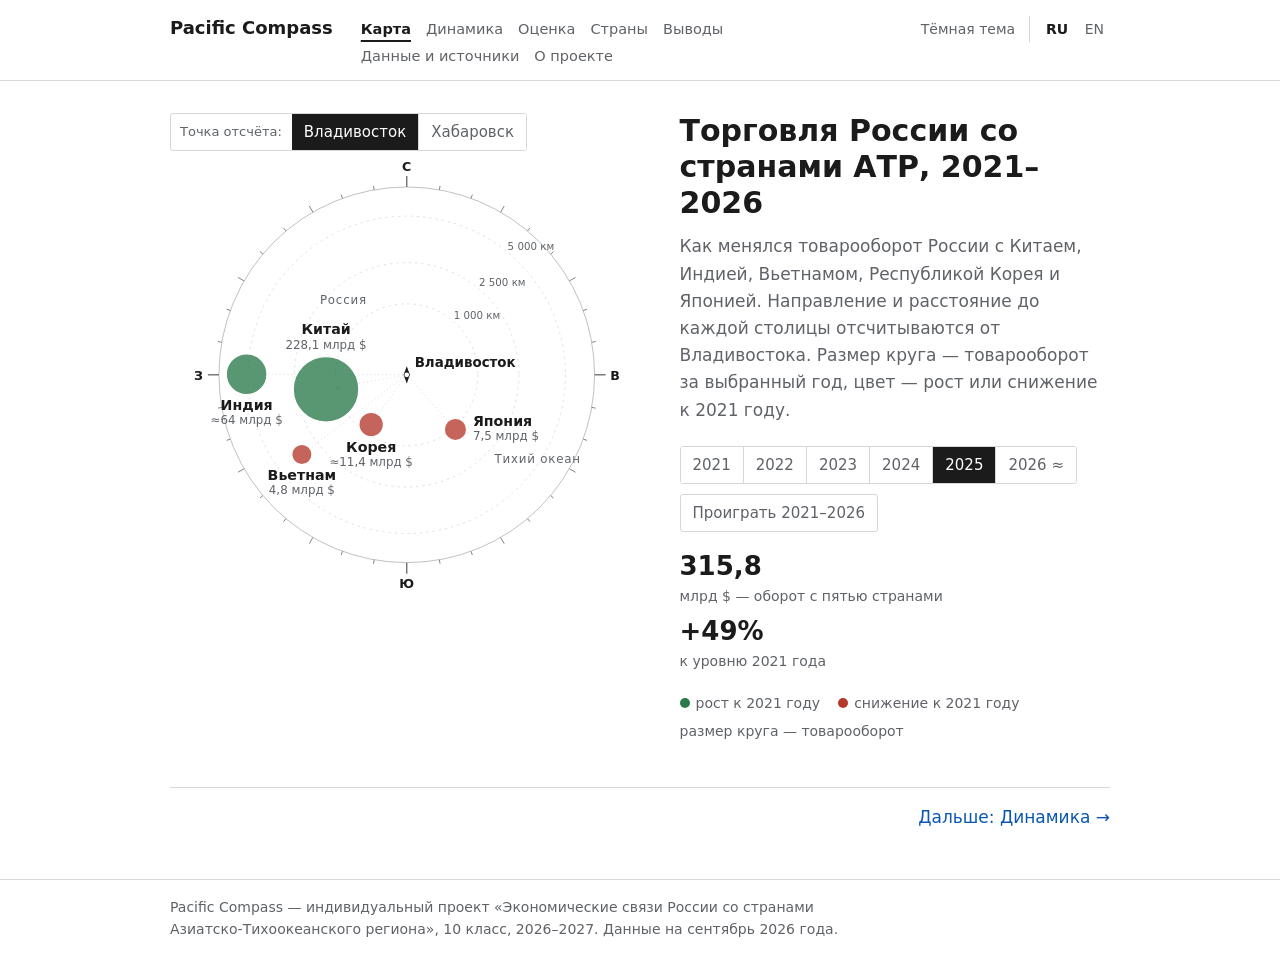
<file: index.html>
<!DOCTYPE html>
<html lang="ru">
<head>
<meta charset="utf-8">
<meta name="viewport" content="width=device-width, initial-scale=1">
<title>Карта — Pacific Compass</title>
<meta name="description" content="Как менялась торговля России с Китаем, Индией, Вьетнамом, Кореей и Японией в 2021–2026 годах: карта, график, оценка партнёров и источники данных.">
<meta property="og:type" content="website">
<meta property="og:title" content="Pacific Compass — торговля России со странами АТР">
<meta property="og:description" content="Как менялась торговля России с Китаем, Индией, Вьетнамом, Кореей и Японией в 2021–2026 годах: карта, график, оценка партнёров и источники данных.">
<link rel="icon" href="data:image/svg+xml,%3Csvg xmlns='http://www.w3.org/2000/svg' viewBox='0 0 32 32'%3E%3Ccircle cx='16' cy='16' r='14' fill='none' stroke='%231b1b1b' stroke-width='2'/%3E%3Cpath d='M16 5l3 11-3 11-3-11z' fill='%231b1b1b'/%3E%3C/svg%3E">
<link rel="stylesheet" href="style.css">
<script>try{if(localStorage.getItem("pc-theme")==="dark")document.documentElement.setAttribute("data-theme","dark")}catch(e){}</script>
</head>
<body data-page="index">
<header class="site">
  <div class="wrap">
    <a class="brand" href="index.html">Pacific Compass</a>
    <nav class="nav" aria-label="Разделы">
      <a href="index.html" data-p="index" data-i="navMap"></a>
      <a href="dynamics.html" data-p="dynamics" data-i="navDyn"></a>
      <a href="score.html" data-p="score" data-i="navScore"></a>
      <a href="countries.html" data-p="countries" data-i="navCountries"></a>
      <a href="findings.html" data-p="findings" data-i="navFind"></a>
      <a href="data.html" data-p="data" data-i="navMethod"></a>
      <a href="about.html" data-p="about" data-i="navAbout"></a>
    </nav>
    <div class="lang" role="group" aria-label="Language"><button type="button" class="theme" id="themeBtn"></button><button type="button" data-lang="ru" aria-pressed="true">RU</button> <button type="button" data-lang="en" aria-pressed="false">EN</button></div>
  </div>
</header>
<main class="wrap">
<div class="hero">
  <div class="map">
    <div class="seg" id="portSeg" role="group"></div>
    <svg id="compass" viewBox="0 0 600 560" role="img"></svg>
  </div>
  <div class="side">
    <h1 data-i="heroTitle"></h1>
    <p class="lede" id="heroLede" data-i="heroLede"></p>
    <div class="years">
      <div class="seg" id="yearSeg" role="group"></div>
      <button type="button" class="play" id="playBtn"></button>
    </div>
    <div class="readout">
      <div><b id="roTotal"></b><span data-i="roTotal"></span></div>
      <div><b id="roGrow"></b><span data-i="roGrow"></span></div>
    </div>
    <div class="legend">
      <span><i style="background:var(--up)"></i><span data-i="legUp"></span></span>
      <span><i style="background:var(--down)"></i><span data-i="legDown"></span></span>
      <span data-i="legSize"></span>
    </div>
  </div>
</div>
</main>
<footer class="site"><div class="wrap"><p data-i="footer"></p></div></footer>
<script src="app.js"></script>
</body>
</html>
</file>
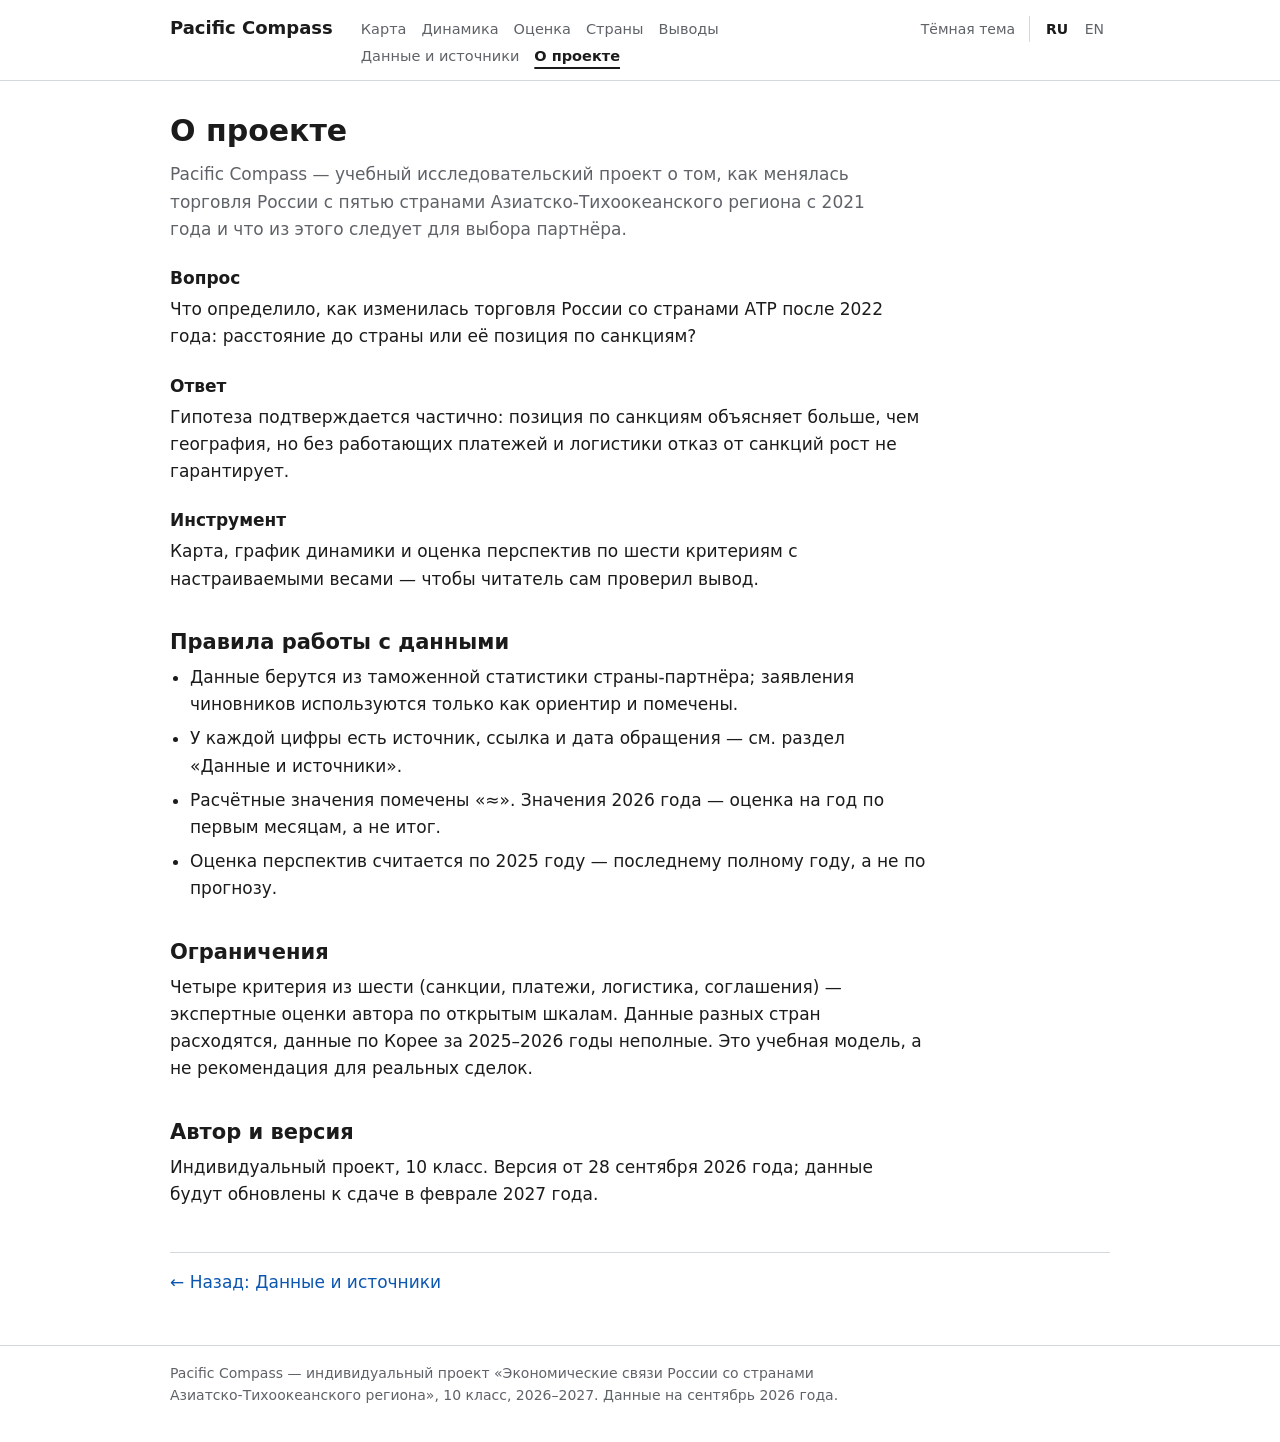
<file: about.html>
<!DOCTYPE html>
<html lang="ru">
<head>
<meta charset="utf-8">
<meta name="viewport" content="width=device-width, initial-scale=1">
<title>О проекте — Pacific Compass</title>
<meta name="description" content="Как менялась торговля России с Китаем, Индией, Вьетнамом, Кореей и Японией в 2021–2026 годах: карта, график, оценка партнёров и источники данных.">
<meta property="og:type" content="website">
<meta property="og:title" content="Pacific Compass — торговля России со странами АТР">
<meta property="og:description" content="Как менялась торговля России с Китаем, Индией, Вьетнамом, Кореей и Японией в 2021–2026 годах: карта, график, оценка партнёров и источники данных.">
<link rel="icon" href="data:image/svg+xml,%3Csvg xmlns='http://www.w3.org/2000/svg' viewBox='0 0 32 32'%3E%3Ccircle cx='16' cy='16' r='14' fill='none' stroke='%231b1b1b' stroke-width='2'/%3E%3Cpath d='M16 5l3 11-3 11-3-11z' fill='%231b1b1b'/%3E%3C/svg%3E">
<link rel="stylesheet" href="style.css">
<script>try{if(localStorage.getItem("pc-theme")==="dark")document.documentElement.setAttribute("data-theme","dark")}catch(e){}</script>
</head>
<body data-page="about">
<header class="site">
  <div class="wrap">
    <a class="brand" href="index.html">Pacific Compass</a>
    <nav class="nav" aria-label="Разделы">
      <a href="index.html" data-p="index" data-i="navMap"></a>
      <a href="dynamics.html" data-p="dynamics" data-i="navDyn"></a>
      <a href="score.html" data-p="score" data-i="navScore"></a>
      <a href="countries.html" data-p="countries" data-i="navCountries"></a>
      <a href="findings.html" data-p="findings" data-i="navFind"></a>
      <a href="data.html" data-p="data" data-i="navMethod"></a>
      <a href="about.html" data-p="about" data-i="navAbout"></a>
    </nav>
    <div class="lang" role="group" aria-label="Language"><button type="button" class="theme" id="themeBtn"></button><button type="button" data-lang="ru" aria-pressed="true">RU</button> <button type="button" data-lang="en" aria-pressed="false">EN</button></div>
  </div>
</header>
<main class="wrap">
<h1 data-i="aboutTitle"></h1>
<p class="lede" data-i="aboutLede"></p>
<h3 data-i="ab1h"></h3><p data-i="ab1p"></p>
<h3 data-i="ab2h"></h3><p data-i="ab2p"></p>
<h3 data-i="ab3h"></h3><p data-i="ab3p"></p>
<h2 data-i="abRulesH"></h2>
<ul class="about-list" id="aboutRules"></ul>
<h2 data-i="abLimH"></h2>
<p data-i="abLimP"></p>
<h2 data-i="abWhoH"></h2>
<p data-i="abWhoP"></p>
</main>
<footer class="site"><div class="wrap"><p data-i="footer"></p></div></footer>
<script src="app.js"></script>
</body>
</html>
</file>
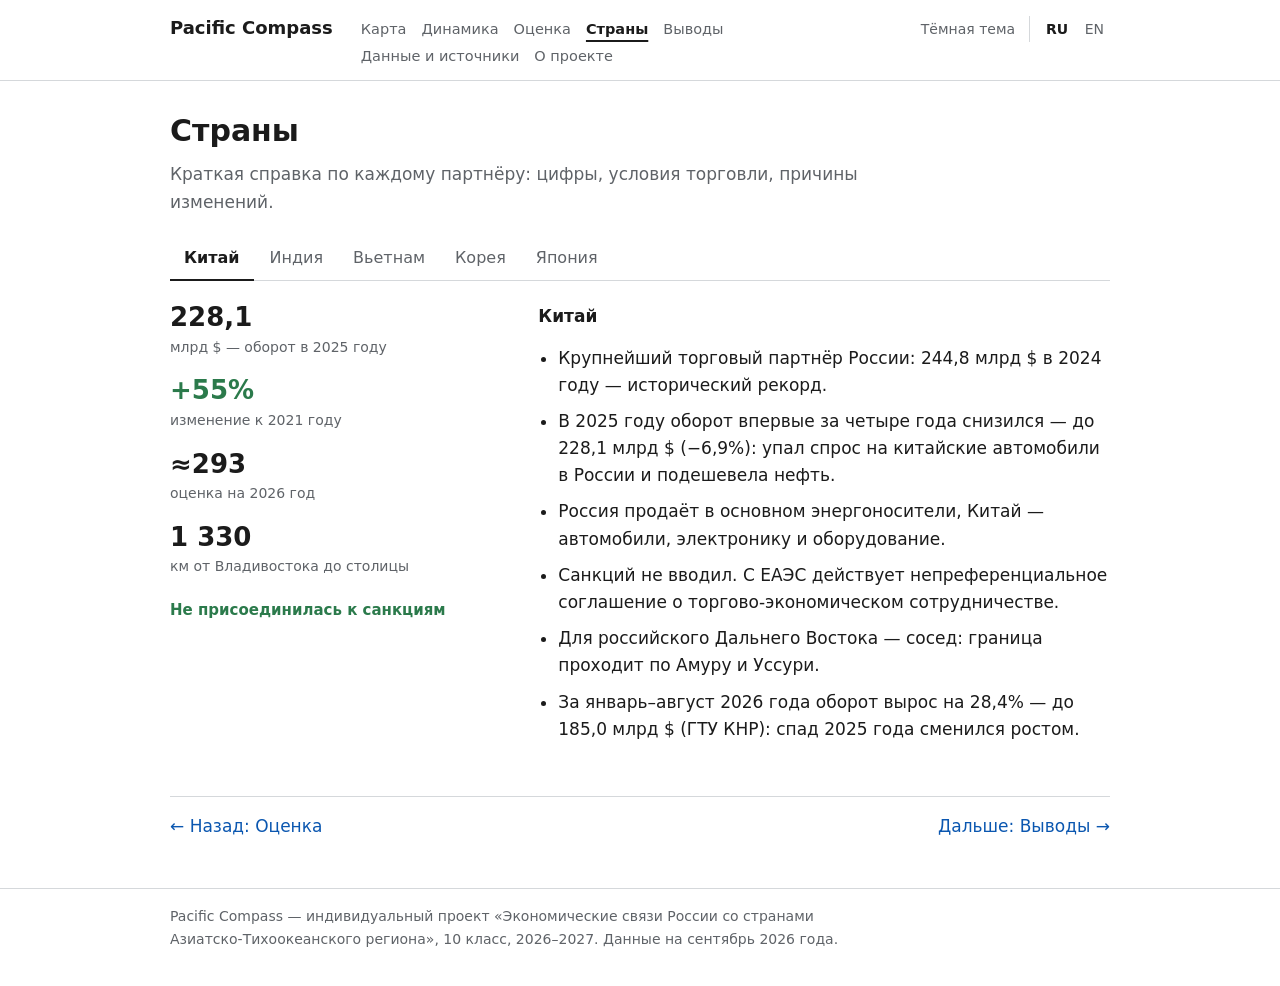
<file: countries.html>
<!DOCTYPE html>
<html lang="ru">
<head>
<meta charset="utf-8">
<meta name="viewport" content="width=device-width, initial-scale=1">
<title>Страны — Pacific Compass</title>
<meta name="description" content="Как менялась торговля России с Китаем, Индией, Вьетнамом, Кореей и Японией в 2021–2026 годах: карта, график, оценка партнёров и источники данных.">
<meta property="og:type" content="website">
<meta property="og:title" content="Pacific Compass — торговля России со странами АТР">
<meta property="og:description" content="Как менялась торговля России с Китаем, Индией, Вьетнамом, Кореей и Японией в 2021–2026 годах: карта, график, оценка партнёров и источники данных.">
<link rel="icon" href="data:image/svg+xml,%3Csvg xmlns='http://www.w3.org/2000/svg' viewBox='0 0 32 32'%3E%3Ccircle cx='16' cy='16' r='14' fill='none' stroke='%231b1b1b' stroke-width='2'/%3E%3Cpath d='M16 5l3 11-3 11-3-11z' fill='%231b1b1b'/%3E%3C/svg%3E">
<link rel="stylesheet" href="style.css">
<script>try{if(localStorage.getItem("pc-theme")==="dark")document.documentElement.setAttribute("data-theme","dark")}catch(e){}</script>
</head>
<body data-page="countries">
<header class="site">
  <div class="wrap">
    <a class="brand" href="index.html">Pacific Compass</a>
    <nav class="nav" aria-label="Разделы">
      <a href="index.html" data-p="index" data-i="navMap"></a>
      <a href="dynamics.html" data-p="dynamics" data-i="navDyn"></a>
      <a href="score.html" data-p="score" data-i="navScore"></a>
      <a href="countries.html" data-p="countries" data-i="navCountries"></a>
      <a href="findings.html" data-p="findings" data-i="navFind"></a>
      <a href="data.html" data-p="data" data-i="navMethod"></a>
      <a href="about.html" data-p="about" data-i="navAbout"></a>
    </nav>
    <div class="lang" role="group" aria-label="Language"><button type="button" class="theme" id="themeBtn"></button><button type="button" data-lang="ru" aria-pressed="true">RU</button> <button type="button" data-lang="en" aria-pressed="false">EN</button></div>
  </div>
</header>
<main class="wrap">
<h1 data-i="cTitle"></h1>
<p class="lede" data-i="cLede"></p>
<div class="tabs" role="tablist" id="tabs"></div>
<div class="panel" role="tabpanel" id="panel"></div>
</main>
<footer class="site"><div class="wrap"><p data-i="footer"></p></div></footer>
<script src="app.js"></script>
</body>
</html>
</file>
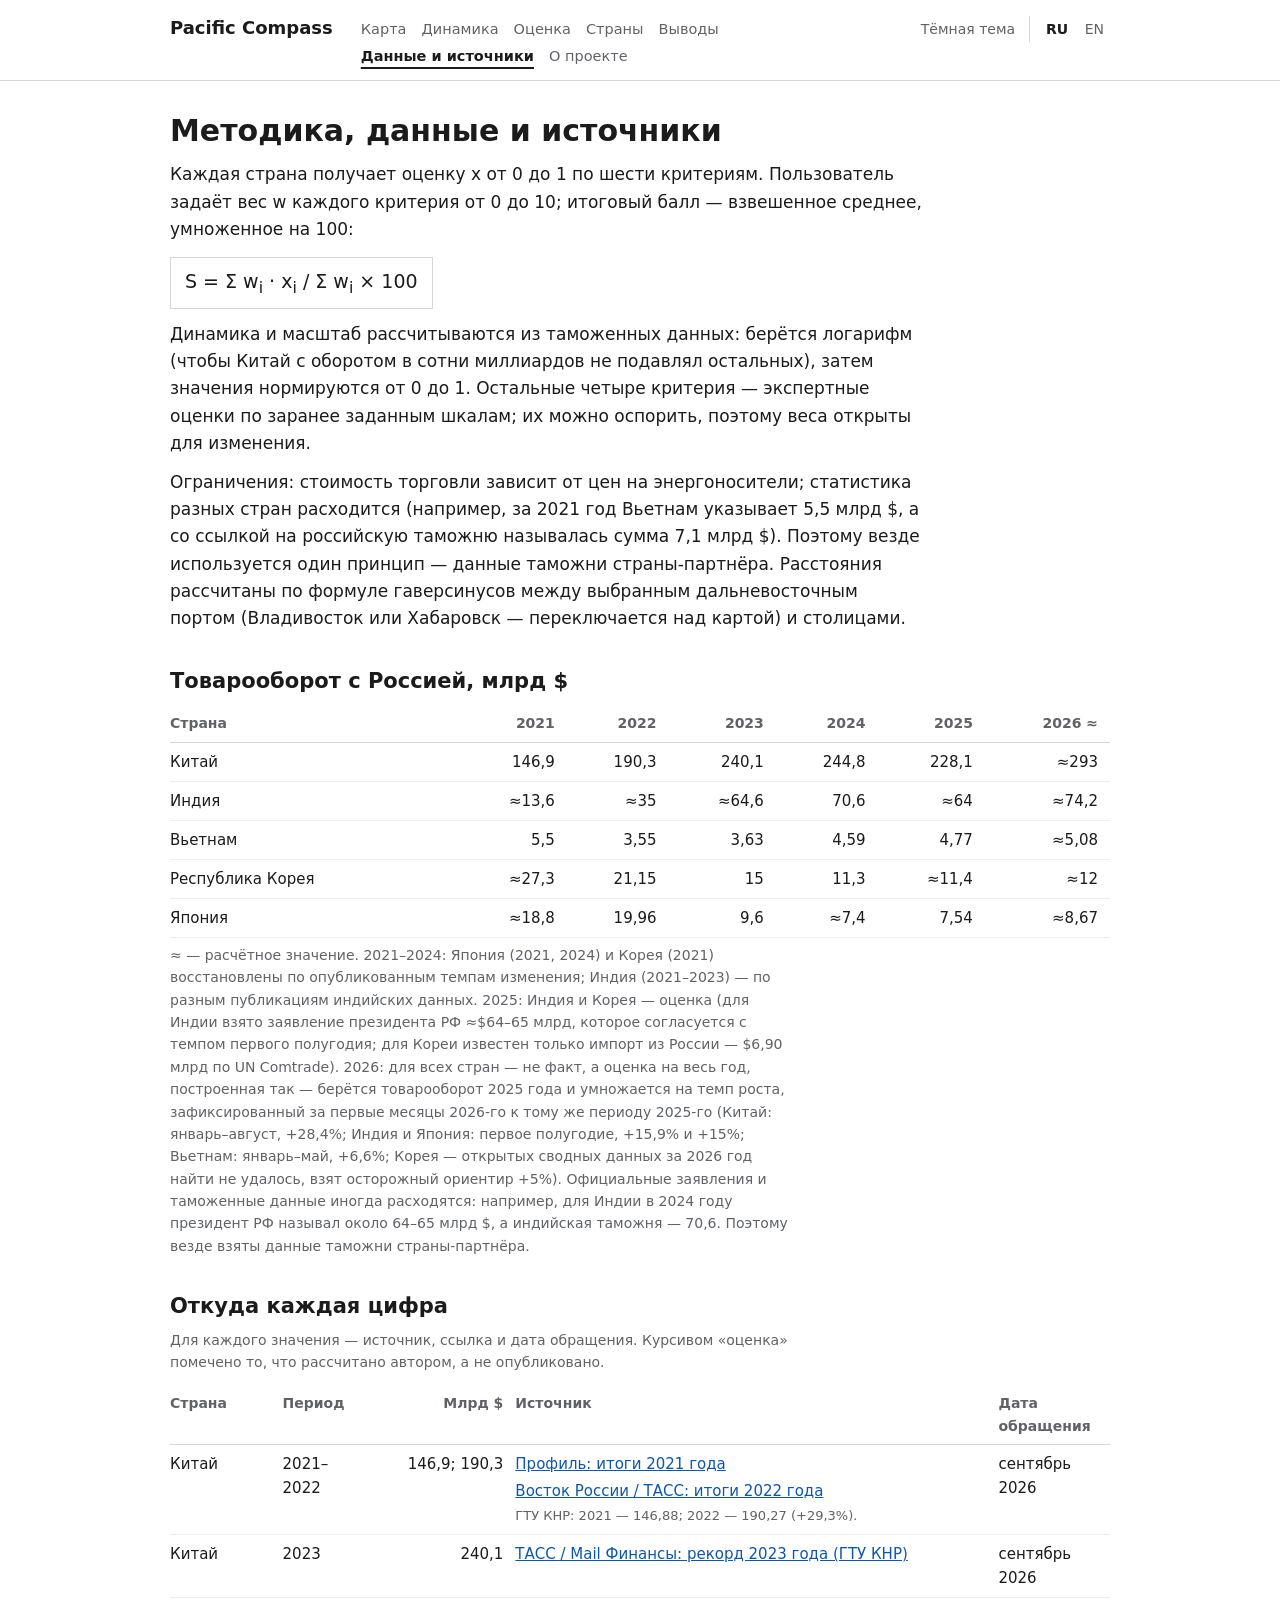
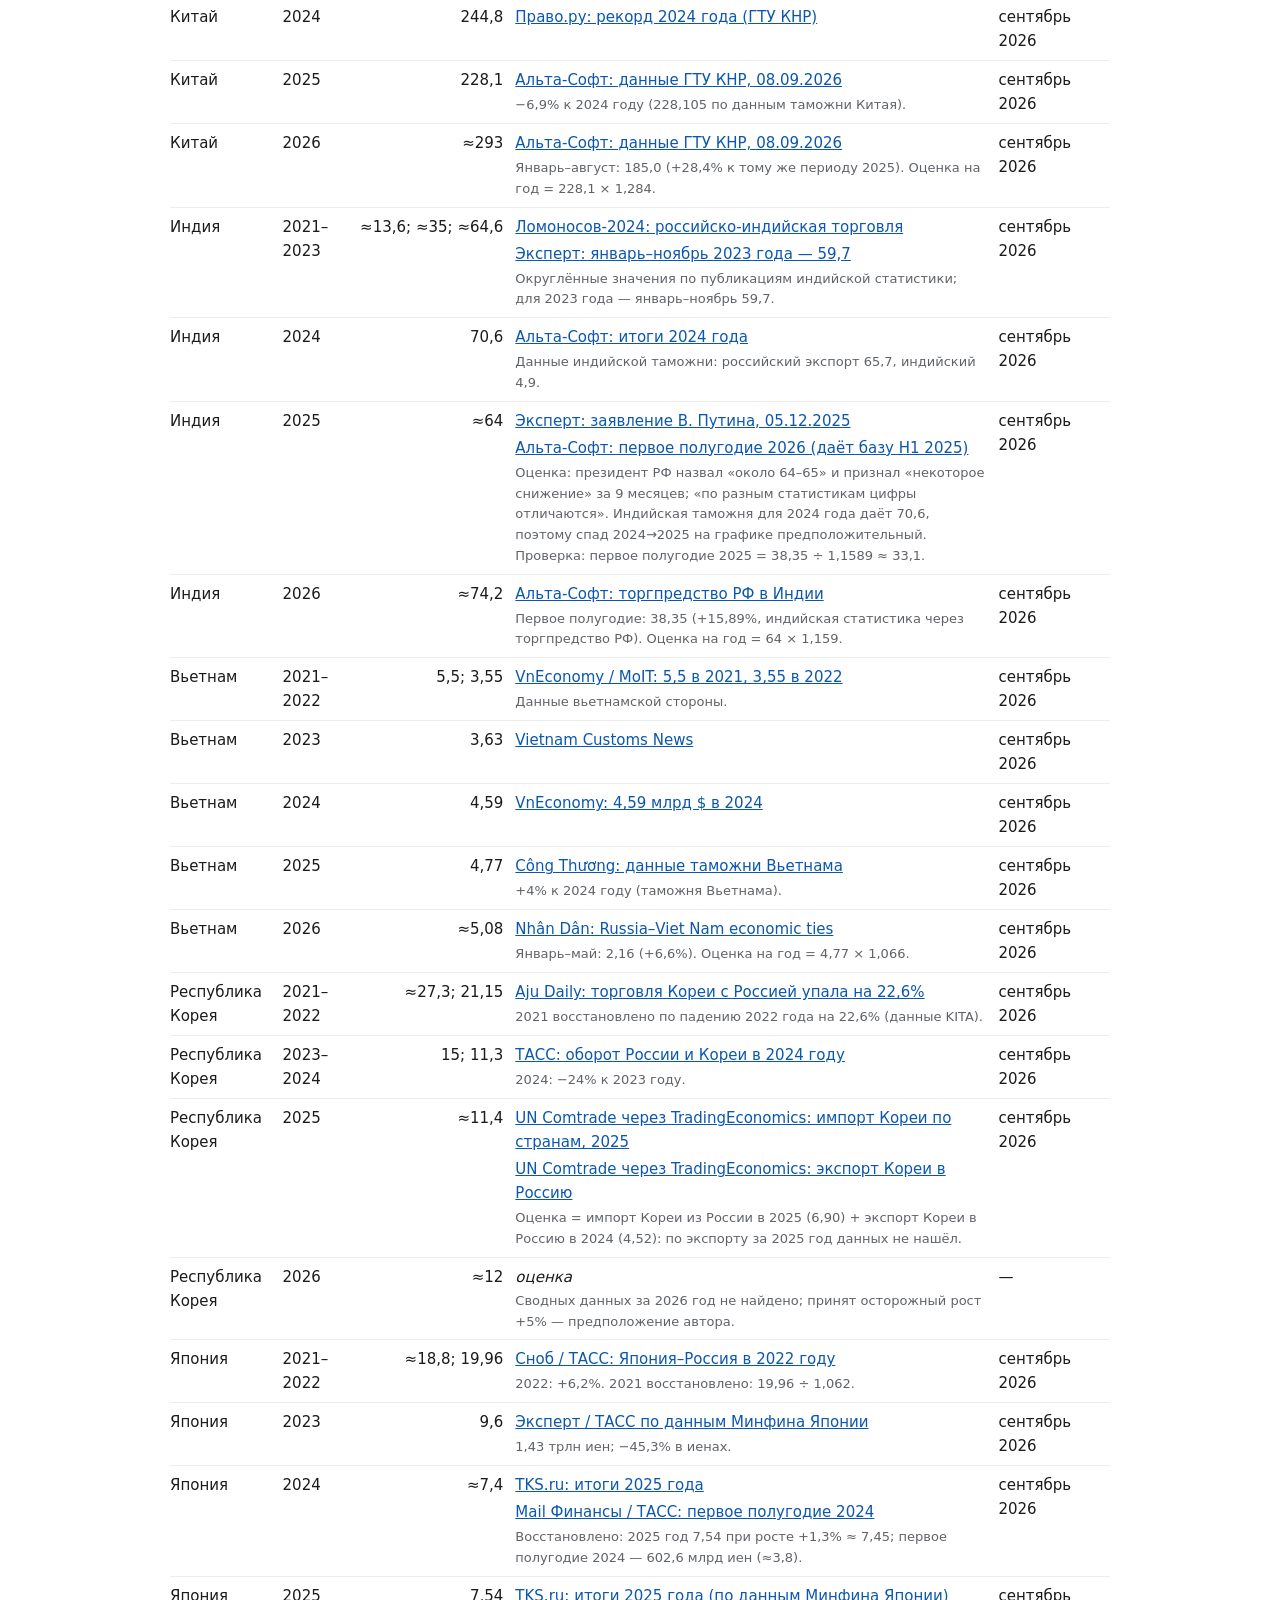
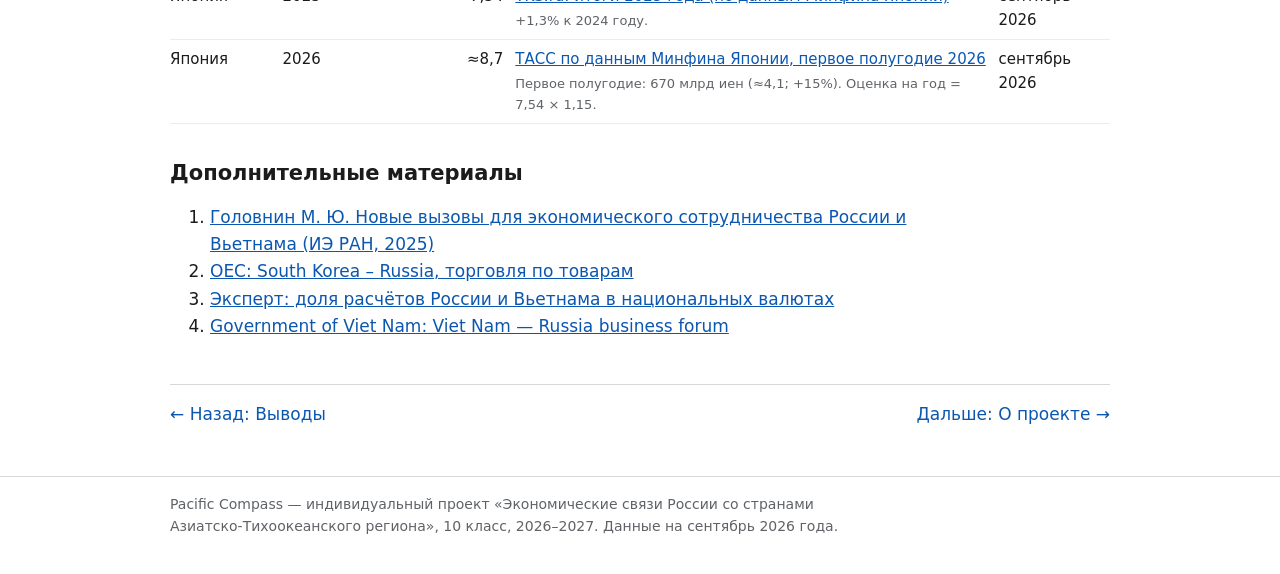
<file: data.html>
<!DOCTYPE html>
<html lang="ru">
<head>
<meta charset="utf-8">
<meta name="viewport" content="width=device-width, initial-scale=1">
<title>Данные и источники — Pacific Compass</title>
<meta name="description" content="Как менялась торговля России с Китаем, Индией, Вьетнамом, Кореей и Японией в 2021–2026 годах: карта, график, оценка партнёров и источники данных.">
<meta property="og:type" content="website">
<meta property="og:title" content="Pacific Compass — торговля России со странами АТР">
<meta property="og:description" content="Как менялась торговля России с Китаем, Индией, Вьетнамом, Кореей и Японией в 2021–2026 годах: карта, график, оценка партнёров и источники данных.">
<link rel="icon" href="data:image/svg+xml,%3Csvg xmlns='http://www.w3.org/2000/svg' viewBox='0 0 32 32'%3E%3Ccircle cx='16' cy='16' r='14' fill='none' stroke='%231b1b1b' stroke-width='2'/%3E%3Cpath d='M16 5l3 11-3 11-3-11z' fill='%231b1b1b'/%3E%3C/svg%3E">
<link rel="stylesheet" href="style.css">
<script>try{if(localStorage.getItem("pc-theme")==="dark")document.documentElement.setAttribute("data-theme","dark")}catch(e){}</script>
</head>
<body data-page="data">
<header class="site">
  <div class="wrap">
    <a class="brand" href="index.html">Pacific Compass</a>
    <nav class="nav" aria-label="Разделы">
      <a href="index.html" data-p="index" data-i="navMap"></a>
      <a href="dynamics.html" data-p="dynamics" data-i="navDyn"></a>
      <a href="score.html" data-p="score" data-i="navScore"></a>
      <a href="countries.html" data-p="countries" data-i="navCountries"></a>
      <a href="findings.html" data-p="findings" data-i="navFind"></a>
      <a href="data.html" data-p="data" data-i="navMethod"></a>
      <a href="about.html" data-p="about" data-i="navAbout"></a>
    </nav>
    <div class="lang" role="group" aria-label="Language"><button type="button" class="theme" id="themeBtn"></button><button type="button" data-lang="ru" aria-pressed="true">RU</button> <button type="button" data-lang="en" aria-pressed="false">EN</button></div>
  </div>
</header>
<main class="wrap">
<h1 data-i="mTitle"></h1>
<p data-i="m1"></p>
<p class="formula">S = Σ w<sub>i</sub> · x<sub>i</sub> / Σ w<sub>i</sub> × 100</p>
<p data-i="m2"></p>
<p data-i="m3"></p>
<h2 data-i="mDataH"></h2>
<div class="tbl-wrap"><table id="rawTable"></table></div>
<p class="small" data-i="mDataNote"></p>
<h2 data-i="sTableH"></h2>
<p class="small" data-i="sTableNote"></p>
<div class="tbl-wrap"><table id="srcTable" class="src"></table></div>
<h2 data-i="mSrcH"></h2>
<ol id="srcList"></ol>
</main>
<footer class="site"><div class="wrap"><p data-i="footer"></p></div></footer>
<script src="app.js"></script>
</body>
</html>
</file>
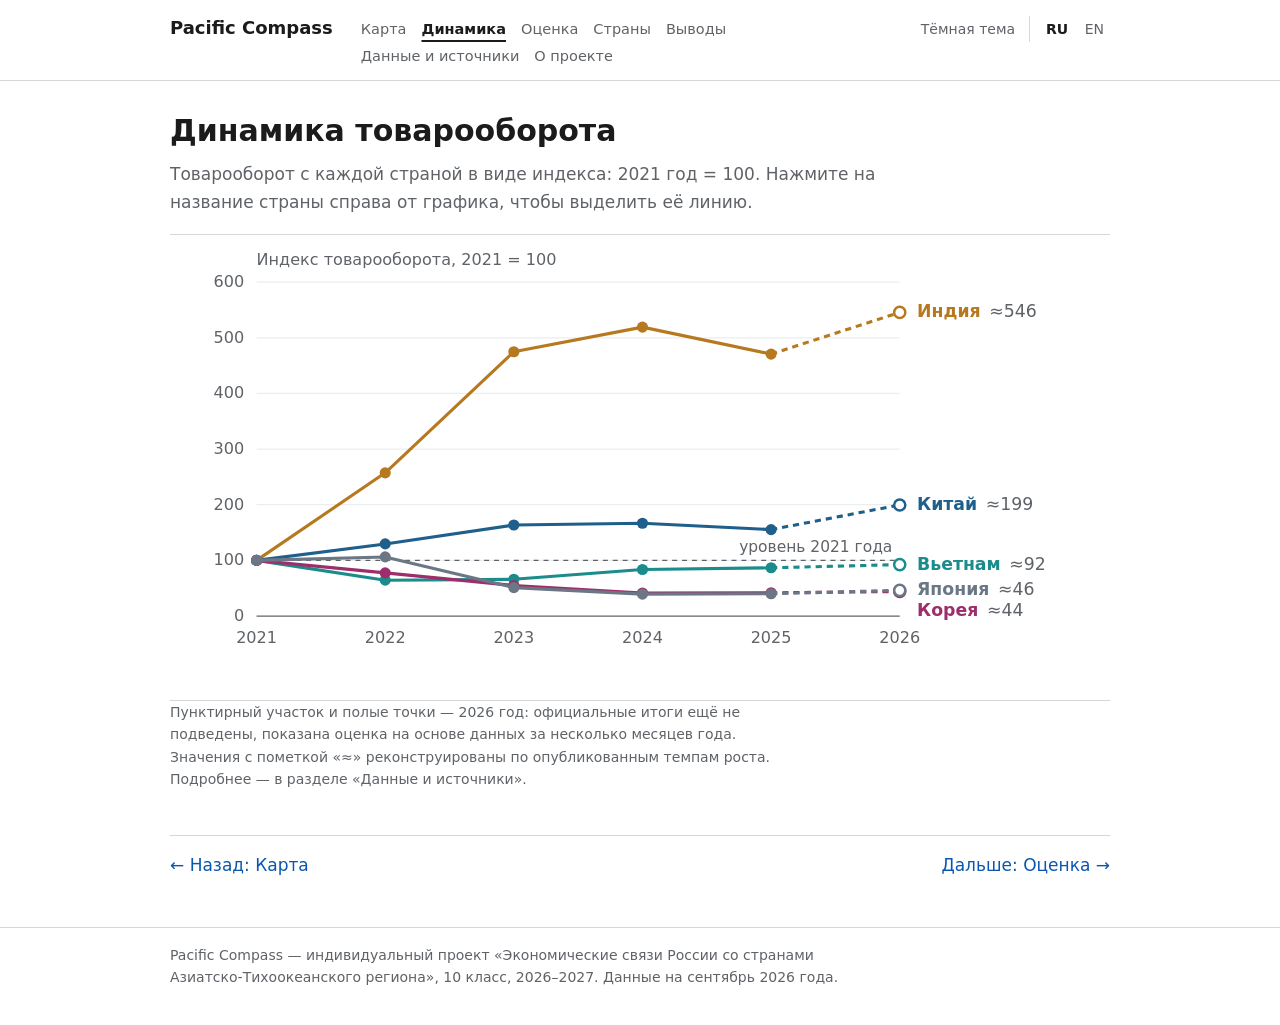
<file: dynamics.html>
<!DOCTYPE html>
<html lang="ru">
<head>
<meta charset="utf-8">
<meta name="viewport" content="width=device-width, initial-scale=1">
<title>Динамика — Pacific Compass</title>
<meta name="description" content="Как менялась торговля России с Китаем, Индией, Вьетнамом, Кореей и Японией в 2021–2026 годах: карта, график, оценка партнёров и источники данных.">
<meta property="og:type" content="website">
<meta property="og:title" content="Pacific Compass — торговля России со странами АТР">
<meta property="og:description" content="Как менялась торговля России с Китаем, Индией, Вьетнамом, Кореей и Японией в 2021–2026 годах: карта, график, оценка партнёров и источники данных.">
<link rel="icon" href="data:image/svg+xml,%3Csvg xmlns='http://www.w3.org/2000/svg' viewBox='0 0 32 32'%3E%3Ccircle cx='16' cy='16' r='14' fill='none' stroke='%231b1b1b' stroke-width='2'/%3E%3Cpath d='M16 5l3 11-3 11-3-11z' fill='%231b1b1b'/%3E%3C/svg%3E">
<link rel="stylesheet" href="style.css">
<script>try{if(localStorage.getItem("pc-theme")==="dark")document.documentElement.setAttribute("data-theme","dark")}catch(e){}</script>
</head>
<body data-page="dynamics">
<header class="site">
  <div class="wrap">
    <a class="brand" href="index.html">Pacific Compass</a>
    <nav class="nav" aria-label="Разделы">
      <a href="index.html" data-p="index" data-i="navMap"></a>
      <a href="dynamics.html" data-p="dynamics" data-i="navDyn"></a>
      <a href="score.html" data-p="score" data-i="navScore"></a>
      <a href="countries.html" data-p="countries" data-i="navCountries"></a>
      <a href="findings.html" data-p="findings" data-i="navFind"></a>
      <a href="data.html" data-p="data" data-i="navMethod"></a>
      <a href="about.html" data-p="about" data-i="navAbout"></a>
    </nav>
    <div class="lang" role="group" aria-label="Language"><button type="button" class="theme" id="themeBtn"></button><button type="button" data-lang="ru" aria-pressed="true">RU</button> <button type="button" data-lang="en" aria-pressed="false">EN</button></div>
  </div>
</header>
<main class="wrap">
<h1 data-i="dynTitle"></h1>
<p class="lede" data-i="dynLede"></p>
<div class="chart"><svg id="dyn" viewBox="0 0 760 360" role="img"></svg></div>
<p class="small" data-i="dynNote"></p>
</main>
<footer class="site"><div class="wrap"><p data-i="footer"></p></div></footer>
<script src="app.js"></script>
</body>
</html>
</file>
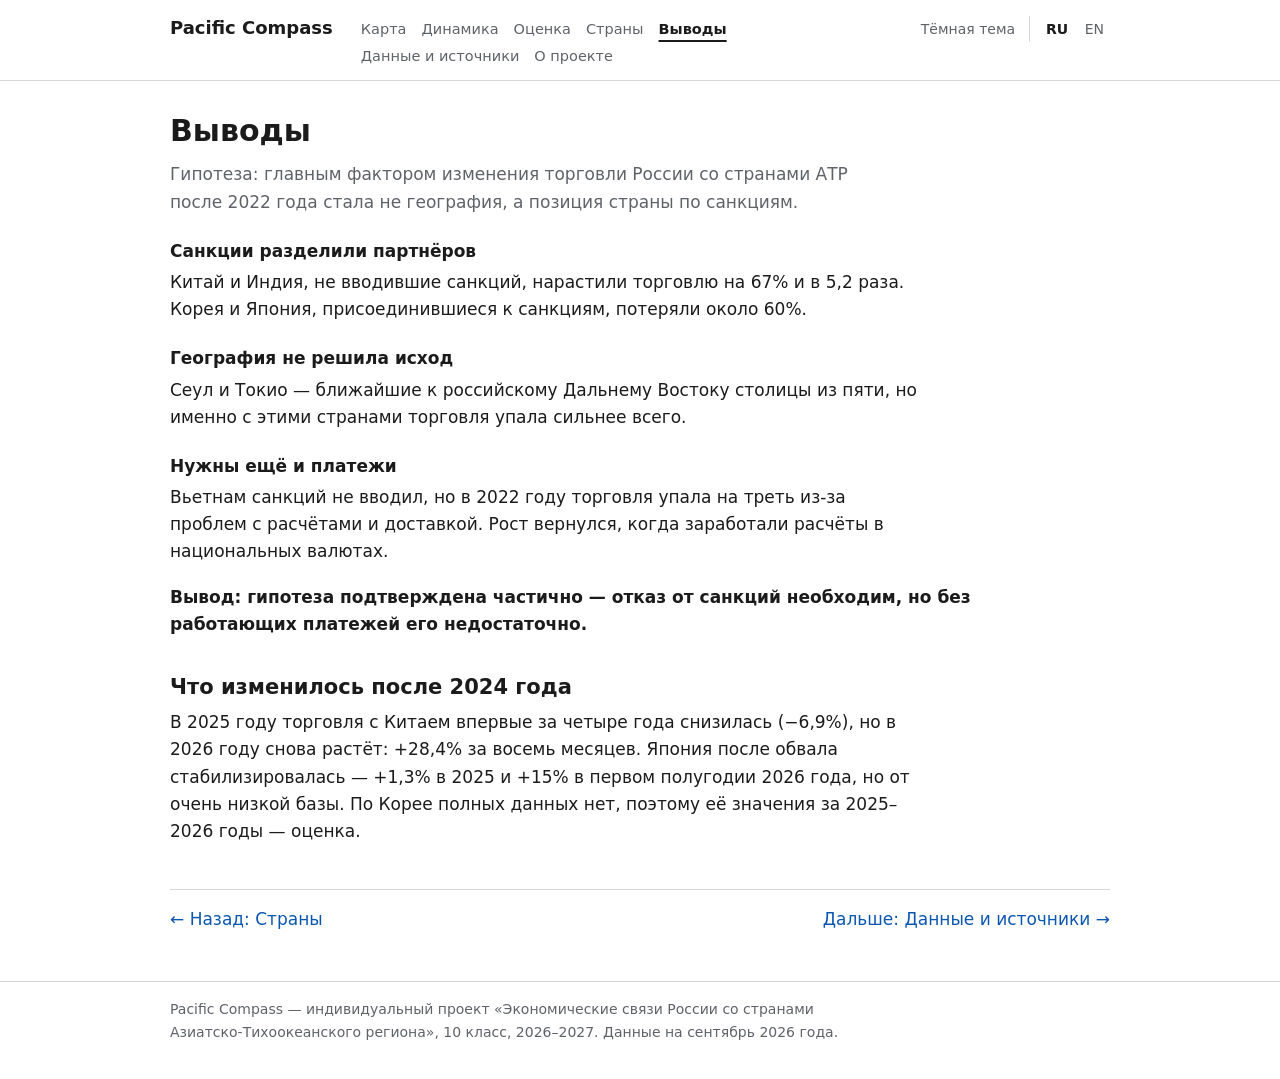
<file: findings.html>
<!DOCTYPE html>
<html lang="ru">
<head>
<meta charset="utf-8">
<meta name="viewport" content="width=device-width, initial-scale=1">
<title>Выводы — Pacific Compass</title>
<meta name="description" content="Как менялась торговля России с Китаем, Индией, Вьетнамом, Кореей и Японией в 2021–2026 годах: карта, график, оценка партнёров и источники данных.">
<meta property="og:type" content="website">
<meta property="og:title" content="Pacific Compass — торговля России со странами АТР">
<meta property="og:description" content="Как менялась торговля России с Китаем, Индией, Вьетнамом, Кореей и Японией в 2021–2026 годах: карта, график, оценка партнёров и источники данных.">
<link rel="icon" href="data:image/svg+xml,%3Csvg xmlns='http://www.w3.org/2000/svg' viewBox='0 0 32 32'%3E%3Ccircle cx='16' cy='16' r='14' fill='none' stroke='%231b1b1b' stroke-width='2'/%3E%3Cpath d='M16 5l3 11-3 11-3-11z' fill='%231b1b1b'/%3E%3C/svg%3E">
<link rel="stylesheet" href="style.css">
<script>try{if(localStorage.getItem("pc-theme")==="dark")document.documentElement.setAttribute("data-theme","dark")}catch(e){}</script>
</head>
<body data-page="findings">
<header class="site">
  <div class="wrap">
    <a class="brand" href="index.html">Pacific Compass</a>
    <nav class="nav" aria-label="Разделы">
      <a href="index.html" data-p="index" data-i="navMap"></a>
      <a href="dynamics.html" data-p="dynamics" data-i="navDyn"></a>
      <a href="score.html" data-p="score" data-i="navScore"></a>
      <a href="countries.html" data-p="countries" data-i="navCountries"></a>
      <a href="findings.html" data-p="findings" data-i="navFind"></a>
      <a href="data.html" data-p="data" data-i="navMethod"></a>
      <a href="about.html" data-p="about" data-i="navAbout"></a>
    </nav>
    <div class="lang" role="group" aria-label="Language"><button type="button" class="theme" id="themeBtn"></button><button type="button" data-lang="ru" aria-pressed="true">RU</button> <button type="button" data-lang="en" aria-pressed="false">EN</button></div>
  </div>
</header>
<main class="wrap">
<h1 data-i="fTitle"></h1>
<p class="lede" data-i="fHyp"></p>
<h3 data-i="f1h"></h3><p data-i="f1p"></p>
<h3 data-i="f2h"></h3><p data-i="f2p"></p>
<h3 data-i="f3h"></h3><p data-i="f3p"></p>
<p class="verdict" data-i="fVerdict"></p>
<h2 data-i="f4h"></h2>
<p data-i="f4p"></p>
</main>
<footer class="site"><div class="wrap"><p data-i="footer"></p></div></footer>
<script src="app.js"></script>
</body>
</html>
</file>
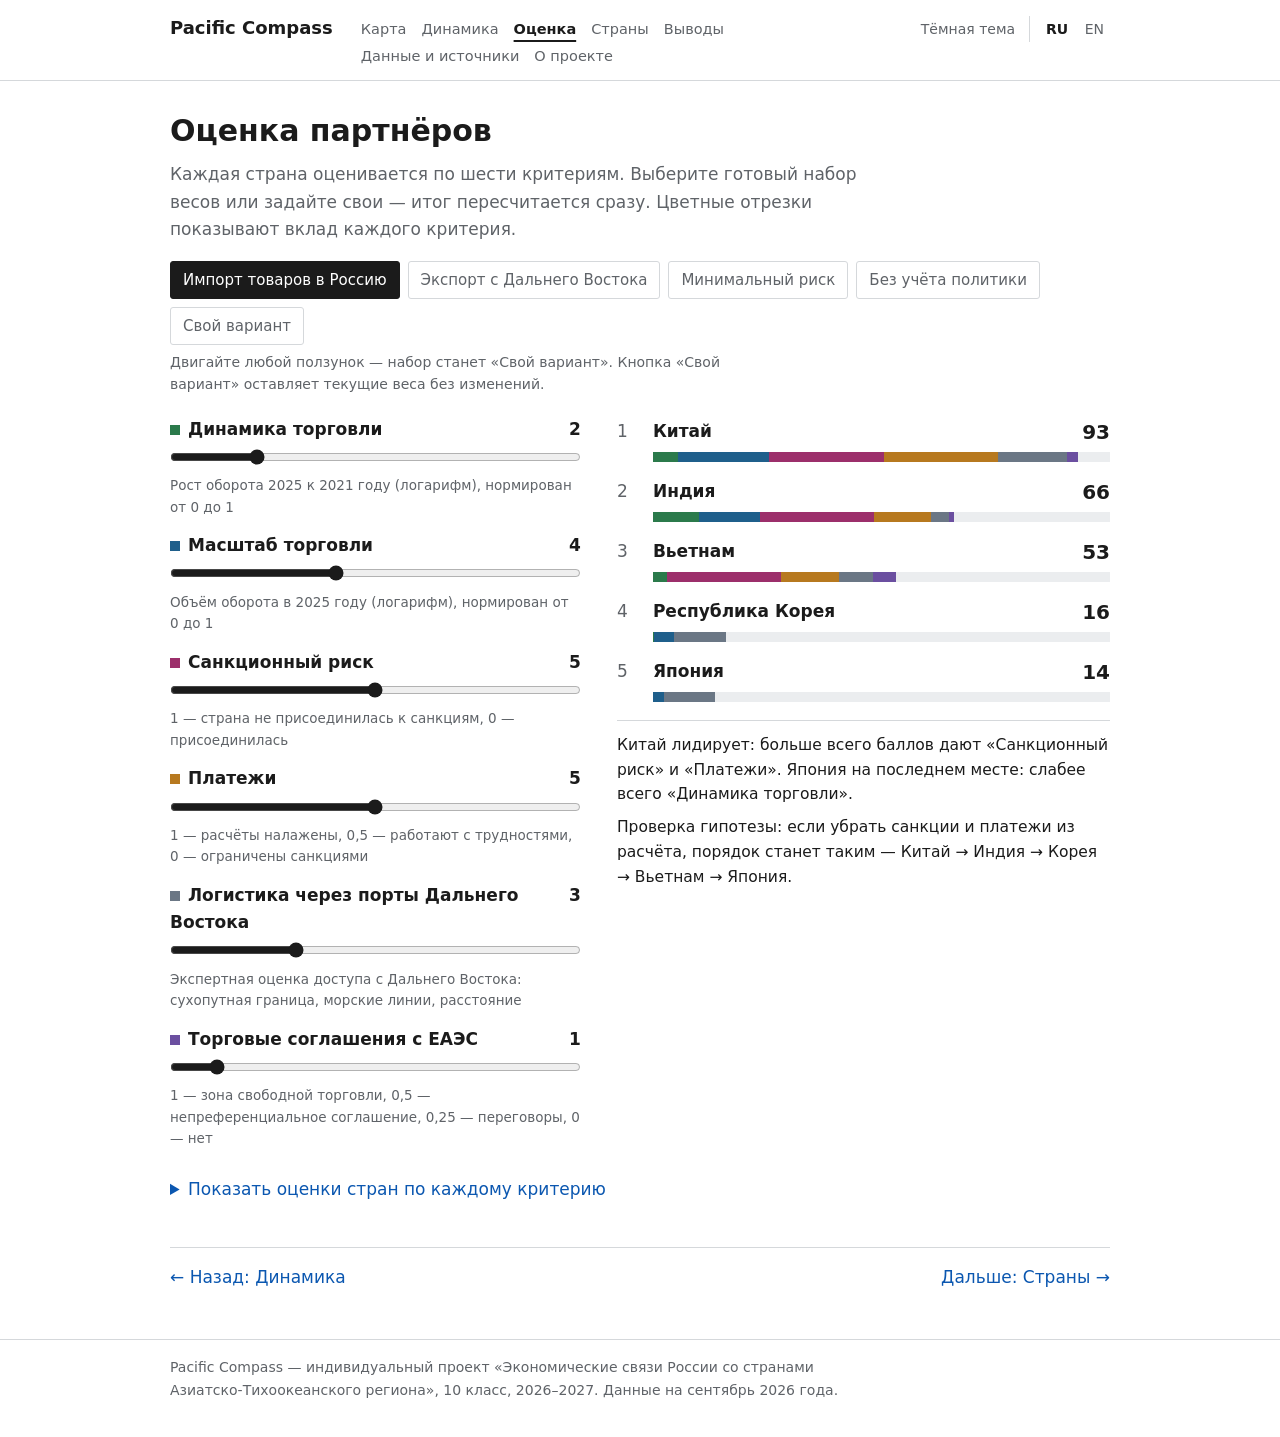
<file: score.html>
<!DOCTYPE html>
<html lang="ru">
<head>
<meta charset="utf-8">
<meta name="viewport" content="width=device-width, initial-scale=1">
<title>Оценка партнёров — Pacific Compass</title>
<meta name="description" content="Как менялась торговля России с Китаем, Индией, Вьетнамом, Кореей и Японией в 2021–2026 годах: карта, график, оценка партнёров и источники данных.">
<meta property="og:type" content="website">
<meta property="og:title" content="Pacific Compass — торговля России со странами АТР">
<meta property="og:description" content="Как менялась торговля России с Китаем, Индией, Вьетнамом, Кореей и Японией в 2021–2026 годах: карта, график, оценка партнёров и источники данных.">
<link rel="icon" href="data:image/svg+xml,%3Csvg xmlns='http://www.w3.org/2000/svg' viewBox='0 0 32 32'%3E%3Ccircle cx='16' cy='16' r='14' fill='none' stroke='%231b1b1b' stroke-width='2'/%3E%3Cpath d='M16 5l3 11-3 11-3-11z' fill='%231b1b1b'/%3E%3C/svg%3E">
<link rel="stylesheet" href="style.css">
<script>try{if(localStorage.getItem("pc-theme")==="dark")document.documentElement.setAttribute("data-theme","dark")}catch(e){}</script>
</head>
<body data-page="score">
<header class="site">
  <div class="wrap">
    <a class="brand" href="index.html">Pacific Compass</a>
    <nav class="nav" aria-label="Разделы">
      <a href="index.html" data-p="index" data-i="navMap"></a>
      <a href="dynamics.html" data-p="dynamics" data-i="navDyn"></a>
      <a href="score.html" data-p="score" data-i="navScore"></a>
      <a href="countries.html" data-p="countries" data-i="navCountries"></a>
      <a href="findings.html" data-p="findings" data-i="navFind"></a>
      <a href="data.html" data-p="data" data-i="navMethod"></a>
      <a href="about.html" data-p="about" data-i="navAbout"></a>
    </nav>
    <div class="lang" role="group" aria-label="Language"><button type="button" class="theme" id="themeBtn"></button><button type="button" data-lang="ru" aria-pressed="true">RU</button> <button type="button" data-lang="en" aria-pressed="false">EN</button></div>
  </div>
</header>
<main class="wrap">
<h1 data-i="scoreTitle"></h1>
<p class="lede" data-i="scoreLede"></p>
<div class="presets" role="group" id="presets"></div>
<p class="small" data-i="presetHint"></p>
<div class="score-grid">
  <div class="sliders" id="sliders"></div>
  <div>
    <ol class="results" id="results"></ol>
    <div class="why" id="why"></div>
  </div>
</div>
<details>
  <summary data-i="matrixSum"></summary>
  <div class="tbl-wrap"><table id="matrix"></table></div>
  <p class="small" data-i="matrixNote"></p>
</details>
</main>
<footer class="site"><div class="wrap"><p data-i="footer"></p></div></footer>
<script src="app.js"></script>
</body>
</html>
</file>
<file: style.css>
:root{
  --bg:#fff; --ink:#1b1b1b; --ink-2:#5f6368; --rule:#d5d8db; --rule-2:#ebedef; --surface:#fff;
  --accent:#0b57b0; --up:#2b7a4b; --down:#b3392b; --neutral:#8a8f94;
  --c-dyn:#2b7a4b; --c-scale:#1f5f8b; --c-sanc:#9c2f6b; --c-pay:#b7791f; --c-log:#6b7785; --c-agr:#6b4fa0;
  --l-cn:#1f5f8b; --l-in:#b7791f; --l-vn:#1a8c8c; --l-kr:#9c2f6b; --l-jp:#6b7785;
  color-scheme:light;
  --sans:system-ui,-apple-system,"Segoe UI",Roboto,"Helvetica Neue",Arial,sans-serif;
}
:root[data-theme="dark"]{
  color-scheme:dark;
  --bg:#141619; --ink:#e8eaed; --ink-2:#9aa0a6; --rule:#3c4043; --rule-2:#282b2f; --surface:#141619;
  --accent:#8ab4f8; --up:#5bbf8a; --down:#f28b82; --neutral:#7f868c;
  --c-dyn:#5bbf8a; --c-scale:#7fb3e6; --c-sanc:#d98bb8; --c-pay:#e0b25a; --c-log:#a3adb8; --c-agr:#b39ddb;
  --l-cn:#7fb3e6; --l-in:#e0b25a; --l-vn:#4dc4c4; --l-kr:#d98bb8; --l-jp:#a3adb8;
}
*,*::before,*::after{box-sizing:border-box}
html{-webkit-text-size-adjust:100%}
body{margin:0;background:var(--bg);color:var(--ink);font:17px/1.6 var(--sans);font-variant-numeric:tabular-nums}
a{color:var(--accent)}
button,input{font:inherit;color:inherit}
:focus-visible{outline:2px solid var(--accent);outline-offset:2px}
.wrap{max-width:980px;margin:0 auto;padding:0 20px}

header.site{border-bottom:1px solid var(--rule)}
header.site .wrap{display:flex;align-items:baseline;flex-wrap:wrap;gap:6px 28px;padding-top:14px;padding-bottom:12px}
.brand{font-weight:700;font-size:18px;color:var(--ink);text-decoration:none}
.nav{display:flex;flex-wrap:wrap;gap:4px 15px;flex:1}
.nav a{color:var(--ink-2);text-decoration:none;font-size:14.5px}
.nav a:hover{color:var(--ink);text-decoration:underline}
.nav a[aria-current="page"]{color:var(--ink);font-weight:600;text-decoration:underline;text-decoration-thickness:2px;text-underline-offset:6px}
.lang{margin-left:auto;font-size:14px;white-space:nowrap}
.lang button{background:none;border:0;padding:2px 6px;cursor:pointer;color:var(--ink-2)}
.lang button[aria-pressed="true"]{color:var(--ink);font-weight:700}

main.wrap{padding-top:32px;padding-bottom:12px;min-height:62vh}
h1{font-size:30px;line-height:1.2;margin:0 0 12px;font-weight:700}
h2{font-size:21px;line-height:1.3;margin:36px 0 8px;font-weight:700}
h3{font-size:17px;margin:22px 0 4px;font-weight:700}
p{margin:0 0 12px;max-width:70ch}
.lede{color:var(--ink-2);max-width:66ch}
.small{font-size:14px;color:var(--ink-2)}
ul,ol{max-width:70ch}

.seg{display:inline-flex;border:1px solid var(--rule);border-radius:3px;overflow:hidden;background:var(--bg);max-width:100%}
.seg button{background:var(--bg);border:0;padding:6px 12px;cursor:pointer;font-size:15px;color:var(--ink-2)}
.seg button+button{border-left:1px solid var(--rule)}
.seg button[aria-pressed="true"]{background:var(--ink);color:var(--bg)}
.seg>span{align-self:center;padding:0 10px;font-size:13px;color:var(--ink-2)}
.play{background:var(--bg);border:1px solid var(--rule);border-radius:3px;padding:6px 12px;cursor:pointer;font-size:15px;color:var(--ink-2)}
.play:hover{border-color:var(--ink-2);color:var(--ink)}

/* map page */
.hero{display:grid;grid-template-columns:minmax(0,1.1fr) minmax(0,1fr);gap:36px;align-items:start}
.map .seg{margin-bottom:6px}
#compass{width:100%;height:auto;display:block}
.node{transition:r .5s ease, fill .5s ease}
.years{display:flex;flex-wrap:wrap;gap:10px;margin:22px 0 4px}
.readout{display:flex;flex-wrap:wrap;gap:8px 32px;margin-top:20px}
.readout b{display:block;font-size:26px;font-weight:700;line-height:1.15}
.readout span{font-size:14px;color:var(--ink-2)}
.legend{margin-top:18px;display:flex;flex-wrap:wrap;gap:6px 18px;font-size:14px;color:var(--ink-2)}
.legend i{display:inline-block;width:10px;height:10px;border-radius:50%;margin-right:6px}

/* chart */
.chart{margin-top:18px;overflow-x:auto;border-top:1px solid var(--rule);border-bottom:1px solid var(--rule);padding:10px 0}
#dyn{display:block;width:100%;min-width:560px;height:auto}
.dyn-line{transition:opacity .2s}

/* scoring */
.presets{display:flex;flex-wrap:wrap;gap:8px;margin:18px 0 6px}
.chip{background:var(--bg);border:1px solid var(--rule);border-radius:3px;padding:6px 12px;cursor:pointer;font-size:15px;color:var(--ink-2)}
.chip[aria-pressed="true"]{background:var(--ink);border-color:var(--ink);color:var(--bg)}
.chip:disabled{opacity:.5;cursor:default}
.score-grid{display:grid;grid-template-columns:minmax(0,1fr) minmax(0,1.2fr);gap:36px;margin-top:20px}
.sliders{display:grid;gap:14px}
.sl label{display:flex;justify-content:space-between;gap:10px;font-weight:600}
.sl output{min-width:2ch;text-align:right}
.swatch{display:inline-block;width:10px;height:10px;margin-right:8px}
.sl p{margin:2px 0 0;font-size:13.5px;color:var(--ink-2)}
.sl input[type=range]{width:100%;margin:6px 0 0;accent-color:var(--ink)}
.results{list-style:none;margin:0;padding:0;display:grid;gap:14px}
.results li{display:grid;grid-template-columns:26px minmax(0,1fr) 46px;align-items:center;gap:4px 10px}
.results .rk{color:var(--ink-2)}
.results .nm{font-weight:600}
.results .sc{font-weight:700;font-size:20px;text-align:right}
.results .bar-track{grid-column:2 / 4;height:10px;background:var(--rule-2);display:flex;overflow:hidden}
.results .bar-track span{height:100%;transition:width .35s ease}
.why{margin-top:18px;padding-top:12px;border-top:1px solid var(--rule);font-size:15.5px}
.why p{margin:0 0 8px}
details{margin-top:26px}
summary{cursor:pointer;color:var(--accent)}

/* tables */
.tbl-wrap{overflow-x:auto;margin:10px 0 6px}
table{border-collapse:collapse;width:100%;font-size:15px;min-width:520px}
th,td{text-align:left;padding:7px 12px 7px 0;border-bottom:1px solid var(--rule-2);vertical-align:top}
th{font-weight:600;color:var(--ink-2);font-size:14px;border-bottom:1px solid var(--rule)}
th.num,td.num{text-align:right;white-space:nowrap}
table.src{min-width:760px}
table.src td a{display:block;margin-bottom:3px}
table.src td small{display:block;color:var(--ink-2);font-size:13px;margin-top:2px}

/* countries */
.tabs{display:flex;flex-wrap:wrap;gap:2px;margin-top:20px;border-bottom:1px solid var(--rule)}
.tabs button{background:none;border:0;border-bottom:2px solid transparent;padding:9px 14px;margin-bottom:-1px;cursor:pointer;color:var(--ink-2);font-size:16px}
.tabs button[aria-selected="true"]{color:var(--ink);font-weight:600;border-bottom-color:var(--ink)}
.panel{display:grid;grid-template-columns:minmax(0,1fr) minmax(0,1.7fr);gap:32px;padding-top:22px}
.facts{display:grid;gap:16px;align-content:start}
.fact b{display:block;font-size:26px;line-height:1.15}
.fact span{font-size:14px;color:var(--ink-2)}
.status{font-weight:600;font-size:15px}
.status.no{color:var(--up)}
.status.yes{color:var(--down)}
.panel h3{margin-top:0}
.panel ul{margin:0;padding-left:20px}
.panel li{margin-bottom:9px}

/* text pages */
.verdict{font-weight:700;margin-top:18px}
.formula{display:inline-block;font-size:19px;padding:8px 14px;border:1px solid var(--rule);margin:2px 0 12px}
.about-list{margin:8px 0 0;padding-left:20px}
.about-list li{margin-bottom:7px}

.pager{display:flex;justify-content:space-between;gap:12px;flex-wrap:wrap;margin:44px 0 0;padding-top:16px;border-top:1px solid var(--rule)}
.pager a{text-decoration:none}
.pager a:hover{text-decoration:underline}
footer.site{border-top:1px solid var(--rule);margin-top:36px;color:var(--ink-2);font-size:14px}
footer.site .wrap{padding-top:16px;padding-bottom:36px}
footer.site p{max-width:80ch;margin:0}

@media (max-width:820px){
  .hero,.score-grid,.panel{grid-template-columns:1fr}
  .hero{gap:14px}
  h1{font-size:26px}
  body{font-size:16px}
  .nav{order:3;flex-basis:100%}
  .years .seg{overflow-x:auto}
  .years .seg button{padding:6px 10px;font-size:14px}
}
@media (prefers-reduced-motion:reduce){*{transition:none!important}}

.lang .theme{margin-right:10px;color:var(--ink-2);border-right:1px solid var(--rule);padding-right:14px}
.lang .theme:hover{color:var(--ink)}
</file>
